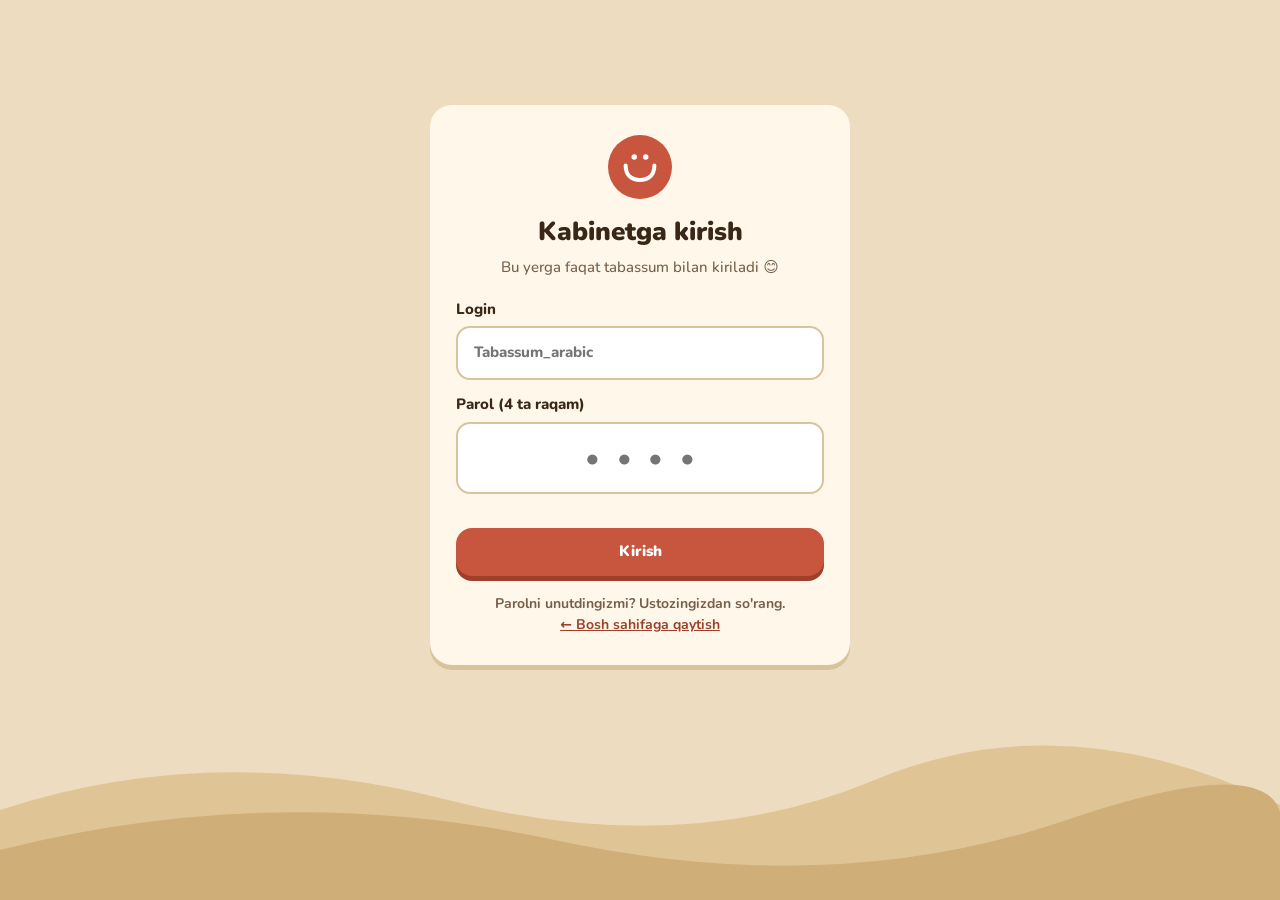
<file: dars.html>
<!doctype html>
<html lang="uz">
<head>
<meta charset="utf-8">
<meta name="viewport" content="width=device-width, initial-scale=1">
<title>Tabassum — jonli dars</title>
<link rel="preconnect" href="https://fonts.googleapis.com">
<link href="https://fonts.googleapis.com/css2?family=Nunito:wght@500;700;800;900&display=swap" rel="stylesheet">
<link rel="stylesheet" href="kabinet.css?v=f6a71f49">
<style>
html,body{height:100%}
body{display:flex;flex-direction:column;background:#2B1D10}
.dars-bar{display:flex;align-items:center;gap:12px;padding:10px 16px;background:#5A3A1E;color:#fff;flex:none}
.dars-bar .seal{width:36px;height:36px}
.dars-bar .seal svg{width:26px;height:26px}
.dars-bar b{font-weight:900;font-size:17px}
.dars-bar small{display:block;color:#E2CCA3;font-weight:700;font-size:13px}
.dars-bar .orqa{margin-left:auto;color:#fff;font-weight:800;text-decoration:underline}
#jitsi{flex:1;min-height:0}
#jitsi iframe{width:100%;height:100%;border:0}
.xabar{margin:auto;text-align:center;color:#fff;padding:24px;max-width:460px}
.xabar h2{font-weight:900;font-size:24px;margin-bottom:8px}
.xabar p{color:#E2CCA3;font-weight:700}
.xabar[hidden]{display:none}
</style>
</head>
<body>
<div class="dars-bar">
  <span class="seal"><svg viewBox="0 0 32 32" fill="none" stroke="#fff" stroke-width="2.8" stroke-linecap="round"><circle cx="12" cy="9" r="1.9" fill="#fff" stroke="none"/><circle cx="20" cy="9" r="1.9" fill="#fff" stroke="none"/><path d="M6 15c0 7 4.5 10 10 10s10-3 10-10"/></svg></span>
  <div><b id="d-guruh">Jonli dars</b><small id="d-kim"></small></div>
  <a class="orqa" id="orqa" href="kabinet.html">← Orqaga</a>
</div>
<div id="jitsi"></div>
<div class="xabar" id="xabar"><h2>Dars xonasi ochilmoqda…</h2><p>Kamera va mikrofonga ruxsat so'ralsa — «Ruxsat berish» ni bosing.</p></div>

<script src="sozlama.js?v=e36fc574"></script>
<script>
(function(){
  var $ = function(id){ return document.getElementById(id); };
  var token = TB.token();
  if (!token){ location.replace("kirish.html"); return; }
  var g = new URLSearchParams(location.search).get("g"), karvon = new URLSearchParams(location.search).get("karvon");
  function xato(h, p){ $("xabar").innerHTML = "<h2>" + h + "</h2><p>" + p + "</p>"; $("xabar").hidden = false; }

  // ?karvon=1 — Karvon poygasining kutish xonasi (ustoz moderator bo'lib kiradi)
  var olish = karvon ? TB.rpc("karvon_ustoz", { p_token: token }).then(function(k){
    return k && k.xona ? { app: k.app, xona: k.xona, guruh: "🐪 Karvon kutish xonasi", ism: k.ism, ustoz: true, jwt: k.jwt, karvon: true } : null;
  }) : TB.rpc("dars_xona", { p_token: token, p_guruh: g ? +g : null });
  olish.then(function(d){
    if (!d || d.xato){ return xato("Guruh topilmadi", "Siz hali guruhga qo'shilmagansiz. Administrator bilan bog'laning."); }
    var orqa = d.karvon ? "ustoz.html#karvon" : d.ustoz ? "ustoz.html" : "kabinet.html";
    $("orqa").href = orqa;
    $("d-guruh").textContent = d.guruh + " · jonli dars";
    $("d-kim").textContent = d.ism + (d.ustoz ? " · ustoz" : "");
    var s = document.createElement("script");
    s.src = "https://8x8.vc/" + d.app + "/external_api.js";
    s.onerror = function(){ xato("Video ulanmadi", "Internetni tekshirib, sahifani yangilang."); };
    s.onload = function(){
      $("xabar").hidden = true;
      var opt = {
        roomName: d.app + "/" + d.xona,
        parentNode: $("jitsi"),
        userInfo: { displayName: d.ism },
        configOverwrite: { prejoinPageEnabled: true, disableDeepLinking: true, subject: d.guruh },
        interfaceConfigOverwrite: { SHOW_PROMOTIONAL_CLOSE_PAGE: false }
      };
      if (d.jwt) opt.jwt = d.jwt;
      var api = new JitsiMeetExternalAPI("8x8.vc", opt);
      window.__dars = api;
      api.addListener("readyToClose", function(){ location.href = orqa; });
    };
    document.head.appendChild(s);
  }).catch(function(ex){
    if (/kirish_kerak/.test(ex && ex.message)) return location.replace("kirish.html");
    if (/ruxsat_yoq/.test(ex && ex.message)) return xato("Ruxsat yo'q", "Bu guruh darsiga faqat o'z ustozi kira oladi.");
    xato("Internet yo'q", "Internetni tekshirib, sahifani yangilang.");
  });
})();
</script>
</body>
</html>
</file>
<file: kabinet.css>
:root{
  --bg:#EDDCC0; --card:#FFF8EA; --ink:#3A2716; --soft:#77604A; --line:#D9C39C; --sand:#E2CCA3;
  --brand:#C8553D; --brand-d:#9E3F2B; --teal:#2A9D8F; --gold:#E09A2B; --night:#2B2145; --green:#5B8C3A;
  --r:22px;
}
*{box-sizing:border-box}
body{margin:0;background:var(--bg);color:var(--ink);font-family:Nunito,system-ui,"Segoe UI",sans-serif;font-weight:500;font-size:15px;line-height:1.45;-webkit-font-smoothing:antialiased}
h1,h2,h3,p{margin:0}
a{color:inherit;text-decoration:none}

.app{display:grid;grid-template-columns:250px 1fr;min-height:100vh}

/* yon menyu */
.nav{background:var(--sand);padding:22px 14px;display:flex;flex-direction:column;gap:20px;border-right:1px solid var(--line);position:sticky;top:0;height:100vh}
.brand{display:flex;align-items:center;gap:10px;font-weight:900;font-size:22px;padding:0 8px}
.seal{width:42px;height:42px;border-radius:50%;background:var(--brand);display:grid;place-items:center;flex:none}
.seal svg{width:30px;height:30px}
.menu{display:flex;flex-direction:column;gap:6px}
.menu a{display:flex;align-items:center;gap:12px;padding:12px 14px;border-radius:16px;font-weight:800;color:var(--soft)}
.menu a i{font-style:normal;font-size:19px;width:24px;text-align:center}
.menu a:hover{background:rgba(255,255,255,.55);color:var(--ink)}
.menu a.on{background:var(--brand);color:#fff;box-shadow:0 4px 0 var(--brand-d)}
.me{margin-top:auto;display:flex;align-items:center;gap:10px;padding:10px;border-radius:18px;background:var(--card);box-shadow:0 4px 0 var(--line)}
.ava{width:40px;height:40px;border-radius:50%;background:#FBE3DA;color:var(--brand-d);display:grid;place-items:center;font-weight:900;flex:none}
.me b{display:block;font-weight:800}
.me small{color:var(--soft)}

/* asosiy */
main{padding:28px 32px 44px;min-width:0;max-width:1180px}
.top{display:flex;align-items:center;gap:14px;margin-bottom:22px;flex-wrap:wrap}
.top h1{font-size:28px;font-weight:900}
.top p{color:var(--soft)}
.top .sp{margin-left:auto;display:flex;gap:10px;align-items:center}
.chip{display:inline-flex;align-items:center;gap:6px;background:var(--card);border-radius:99px;padding:9px 16px;font-weight:800;box-shadow:0 4px 0 var(--line)}
.icon-btn{width:44px;height:44px;border-radius:50%;background:var(--card);display:grid;place-items:center;font-size:18px;box-shadow:0 4px 0 var(--line)}

.btn{display:inline-flex;align-items:center;justify-content:center;gap:8px;padding:13px 22px;border-radius:16px;background:var(--brand);color:#fff;font:inherit;font-weight:900;border:0;box-shadow:0 5px 0 var(--brand-d);cursor:pointer;white-space:nowrap;transition:transform .08s,box-shadow .08s}
.btn:active{transform:translateY(4px);box-shadow:0 1px 0 var(--brand-d)}
.btn.alt{background:var(--sand);color:var(--ink);box-shadow:0 5px 0 var(--line)}
.btn.sm{padding:9px 16px;font-size:14px;border-radius:13px;box-shadow:0 4px 0 var(--brand-d)}
.btn.sm.alt{box-shadow:0 4px 0 var(--line)}

.card{background:var(--card);border-radius:var(--r);padding:22px;box-shadow:0 5px 0 var(--line)}
.card h3{font-size:18px;font-weight:900;margin-bottom:14px;display:flex;align-items:center;gap:8px}
.card h3 a{margin-left:auto;font-size:14px;color:var(--brand);font-weight:800}

/* bugungi dars */
.hero{background:linear-gradient(120deg,#B67C46,#8F5B30);color:#fff;box-shadow:0 6px 0 #6F4423;display:flex;align-items:center;gap:20px;flex-wrap:wrap;padding:28px;position:relative;overflow:hidden}
.hero svg{position:absolute;right:0;bottom:0;width:420px;max-width:60%;height:auto;opacity:.9;pointer-events:none}
.hero>*:not(svg){position:relative}
.hero .t{flex:1;min-width:230px}
.hero small{font-weight:800;text-transform:uppercase;letter-spacing:.05em;font-size:12px;background:rgba(255,255,255,.2);padding:5px 12px;border-radius:99px}
.hero h2{font-size:26px;font-weight:900;margin:12px 0 4px}
.hero p{opacity:.92}
.hero .acts{display:flex;gap:10px;flex-wrap:wrap}
.hero .btn{background:#fff;color:var(--ink);box-shadow:0 5px 0 rgba(0,0,0,.25)}
.hero .btn.alt{background:rgba(255,255,255,.22);color:#fff;box-shadow:0 5px 0 rgba(0,0,0,.18)}

/* ko'rsatkichlar */
.stats{display:grid;grid-template-columns:repeat(4,1fr);gap:16px;margin:20px 0}
.stat{display:flex;align-items:center;gap:14px;padding:18px}
.stat i{font-style:normal;font-size:24px;width:52px;height:52px;border-radius:16px;display:grid;place-items:center;flex:none}
.stat:nth-child(1) i{background:#DDE3C0} .stat:nth-child(2) i{background:#F6DFA8}
.stat:nth-child(3) i{background:#F3D3BF} .stat:nth-child(4) i{background:#E8D6B4}
.stat b{font-size:24px;font-weight:900;display:block;line-height:1.1}
.stat span{color:var(--soft);font-size:14px;font-weight:700}

.cols{display:grid;grid-template-columns:1.5fr 1fr;gap:20px;align-items:start}
.stack{display:grid;gap:20px}
.row{display:flex;align-items:center;gap:14px;padding:13px 0;border-top:1px solid var(--line)}
.row:first-of-type{border-top:0;padding-top:0}
.row:last-child{padding-bottom:0}
.row .g{flex:1;min-width:0}
.row .g b{display:block;font-weight:800}
.row .g span{color:var(--soft);font-size:14px}
.badge{width:50px;height:50px;border-radius:16px;display:grid;place-items:center;font-size:24px;flex:none}
.badge.fon{background:#5A3A1E} .badge.gram{background:#F7C76A}
.bar{height:10px;border-radius:99px;background:var(--sand);margin-top:8px;overflow:hidden}
.bar u{display:block;height:100%;background:var(--gold);border-radius:99px}
.tag{font-size:12px;font-weight:800;padding:5px 11px;border-radius:99px;white-space:nowrap}
.tag.ok{background:#DCEBD0;color:#3F6B24}
.tag.wait{background:#FCE6BF;color:#9A6408}
.day{width:46px;text-align:center;font-weight:900;color:var(--brand);flex:none}
.day small{display:block;color:var(--soft);font-weight:700;font-size:12px}
.pos{width:30px;height:30px;border-radius:50%;background:var(--sand);display:grid;place-items:center;font-weight:900;flex:none}
.row.you{background:#FBE3DA;margin:8px -10px 0;padding:10px;border-radius:14px;border-top:0}
.row.you .pos{background:var(--brand);color:#fff}

/* telefon */
@media(max-width:860px){
  .app{grid-template-columns:1fr}
  .nav{position:fixed;top:auto;left:0;right:0;bottom:0;height:auto;z-index:5;flex-direction:row;padding:7px 6px;border-right:0;border-top:1px solid var(--line)}
  .brand,.me{display:none}
  .menu{flex-direction:row;width:100%;gap:2px}
  .menu a{flex:1;flex-direction:column;gap:2px;font-size:11px;padding:7px 2px;text-align:center;border-radius:14px}
  .menu a.on{box-shadow:0 3px 0 var(--brand-d)}
  .menu a:nth-child(n+6){display:none}
  main{padding:18px 16px 100px}
  .top h1{font-size:22px}
  .stats{grid-template-columns:1fr 1fr;gap:12px}
  .cols{grid-template-columns:1fr}
  .card{padding:18px}
  .hero .acts,.hero .btn{width:100%}
  .hero svg{opacity:.35}
}
</file>
